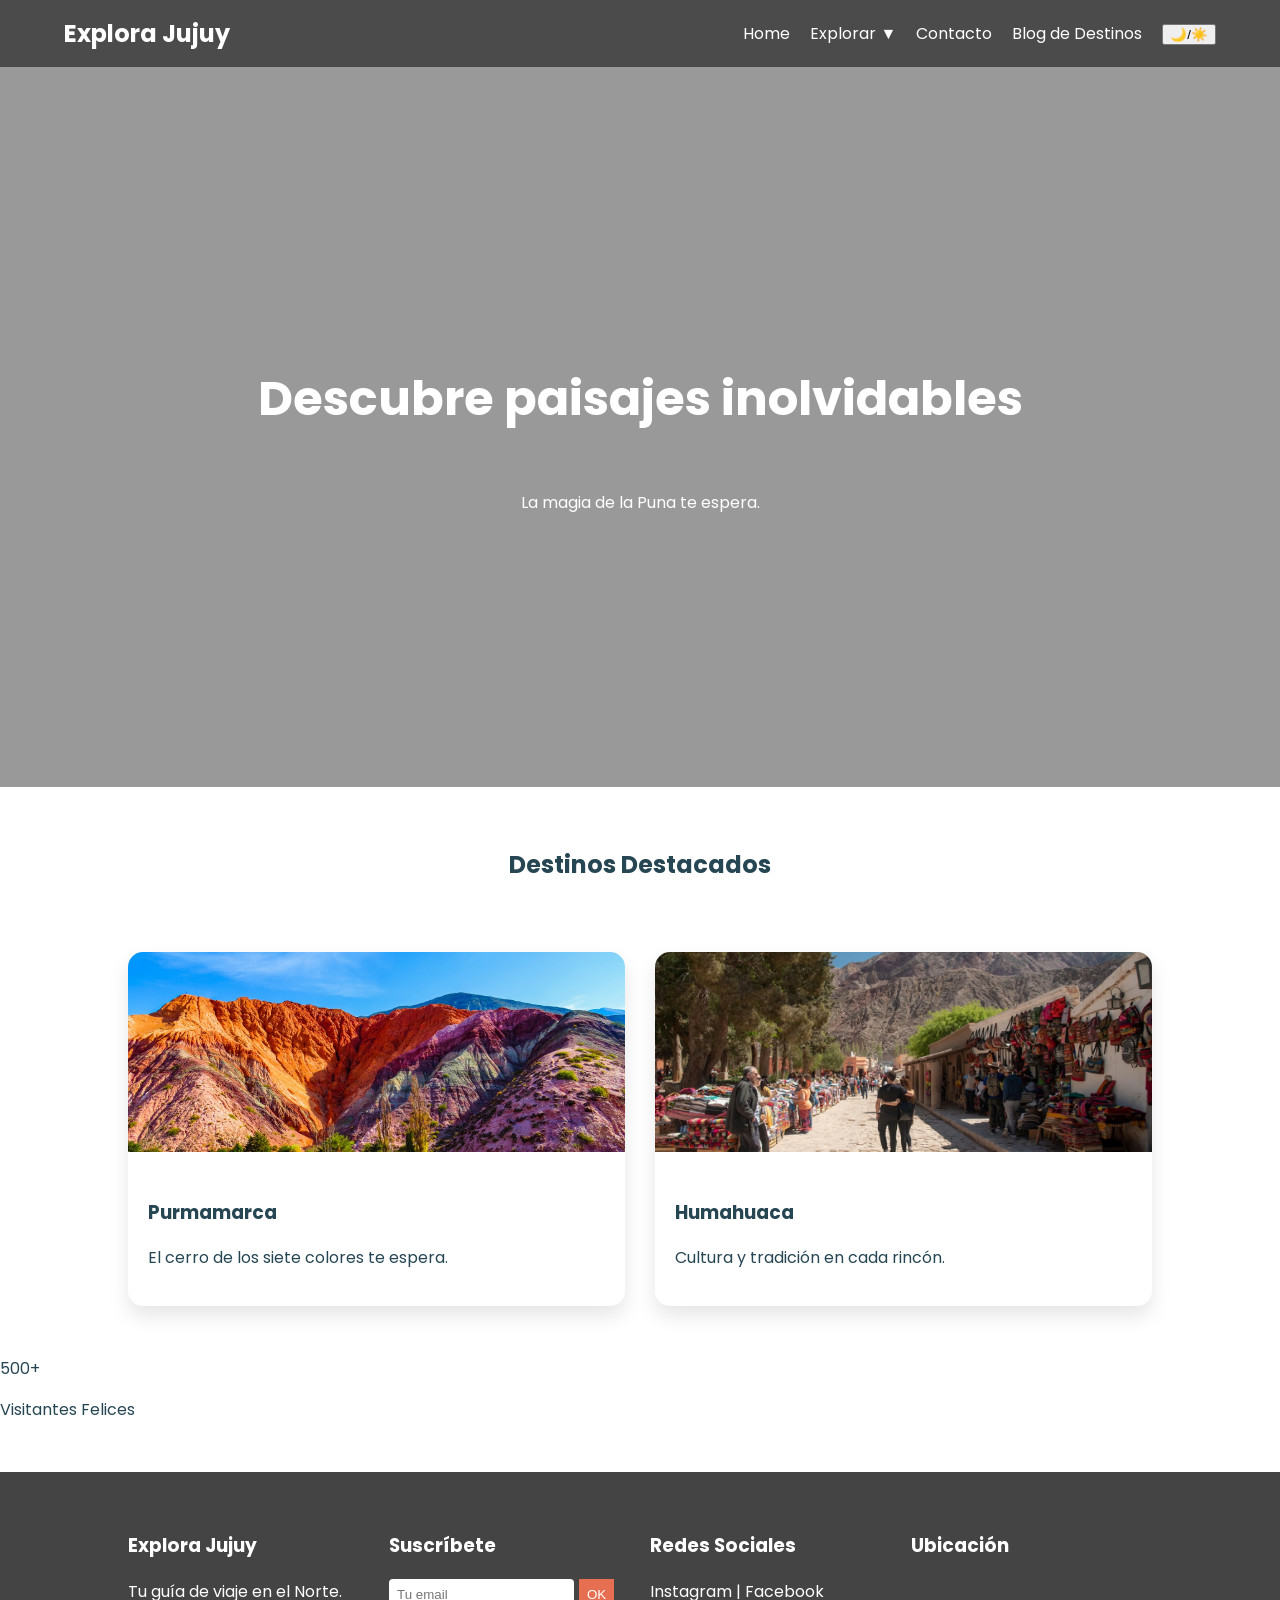
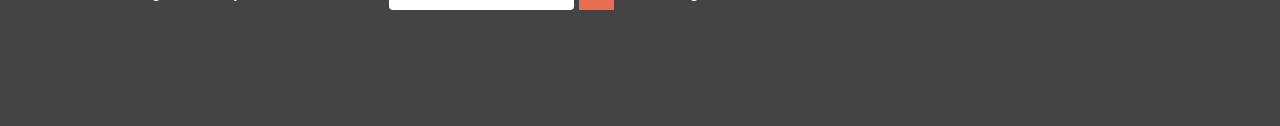
<file: index.html>
<!DOCTYPE html>
<html lang="es">

<head>
    <meta charset="UTF-8">
    <meta name="viewport" content="width=device-width, initial-scale=1.0">
    <title>Turismo Jujuy - Home</title>
    <link rel="stylesheet" href="css\styles.css">
</head>

<body>

    <header>
        <div class="logo"><h1>Explora Jujuy</h1></div>
        <nav>
            <ul>
                <li><a href="index.html">Home</a></li>
                <li>
                    <a href="#">Explorar ▼</a>
                    <div class="mega-menu">
                        <a href="destinos.html">Destinos</a>
                        <a href="agencias.html">Agencias</a>
                        <a href="precios.html">Precios</a>
                    </div>
                </li>
                <li><a href="contacto.html">Contacto</a></li>
                <li><a href="blog de destinos.html">Blog de Destinos</a></li>
                <li><button onclick="document.body.classList.toggle('dark-mode')">🌙/☀️</button></li>
            </ul>
        </nav>
    </header>

    <main>
        <section class="hero">
            <video autoplay muted loop id="hero-video" style="width: 100%; height: 80vh; object-fit: cover; position: absolute; z-index: -1;">
                <source src="img\Descubre los colores y paisajes mágicos del Norte argentino. ¡Este verano, déjate sorprender!.mp4" type="video/mp4">
            </video>
            <div class="hero-overlay" style="height: 80vh; display: flex; flex-direction: column; justify-content: center; align-items: center; background: rgba(0,0,0,0.4); color: white; text-align: center;">
                <h2 style="font-size: 3rem; animation: slideIn 1.5s ease-out;">Descubre paisajes inolvidables</h2>
                <p>La magia de la Puna te espera.</p>
            </div>
        </section>

        <section class="destinos-home">
            <h2 style="text-align:center; padding-top: 40px;">Destinos Destacados</h2>
            <div class="contenedor-cards">
                <div class="card">
                    <img src="img\cerro 7 colores.jpg" alt="Purmamarca">
                    <div class="card-info">
                        <h3>Purmamarca</h3>
                        <p>El cerro de los siete colores te espera.</p>
                    </div>
                </div>
                <div class="card">
                    <img src="img\quebrada-humahuaca.avif" alt="Humahuaca">
                    <div class="card-info">
                        <h3>Humahuaca</h3>
                        <p>Cultura y tradición en cada rincón.</p>
                    </div>
                </div>
            </div>

            <div class="contador-container">
                <div class="contador-item">
                    <span class="numero">500+</span>
                    <p>Visitantes Felices</p>
                </div>
            </div>
        </section>
    </main>


<footer style="background-color: var(--footer-bg); color: var(--footer-text); padding: 40px 10%; display: grid; grid-template-columns: repeat(auto-fit, minmax(200px, 1fr)); gap: 20px; margin-top: 50px; transition: var(--transition);">
    <div>
        <h3 style="color: var(--footer-text);">Explora Jujuy</h3>
        <p>Tu guía de viaje en el Norte.</p>
    </div>
    <div>
        <h3 style="color: var(--footer-text);">Suscríbete</h3>
        <form style="display: flex; gap: 5px;">
            <input type="email" placeholder="Tu email" style="padding: 8px; border-radius: 4px; border: none;">
            <button type="submit" style="background: var(--secondary); color: white; border: none; padding: 8px; cursor: pointer;">OK</button>
        </form>
    </div>
    <div>
        <h3 style="color: var(--footer-text);">Redes Sociales</h3>
        <p>Instagram | Facebook</p>
    </div>
    <div>
        <h3 style="color: var(--footer-text);">Ubicación</h3>
        <iframe src="https://www.google.com/maps/embed?pb=!1m18!1m12!1m3!1d116346.70321591741!2d-65.364753!3d-24.183350!2m3!1f0!2f0!3f0!3m2!1i1024!2i768!4f13.1!3m3!1m2!1s0x940d796796695679%3A0xc6651917b2b62283!2sSan%20Salvador%20de%20Jujuy%2C%20Jujuy!5e0!3m2!1ses-419!2sar!4v1713000000000!5m2!1ses-419!2sar" width="100%" height="100" style="border:0;" allowfullscreen="" loading="lazy"></iframe>
    </div>
</footer>

<script> //modo oscuro
    const btn = document.querySelector('button[onclick*="dark-mode"]');
    // Si prefieres hacerlo más limpio, borra el 'onclick' del HTML y usa esto:
    btn.onclick = () => {
        document.body.classList.toggle('dark-mode');
        // Opcional: Guardar preferencia
        const isDark = document.body.classList.contains('dark-mode');
        localStorage.setItem('theme', isDark ? 'dark' : 'light');
    };

    // Al cargar la página, revisar si ya era oscuro
    if (localStorage.getItem('theme') === 'dark') {
        document.body.classList.add('dark-mode');
    }
</script>

</body>
</html>
</file>
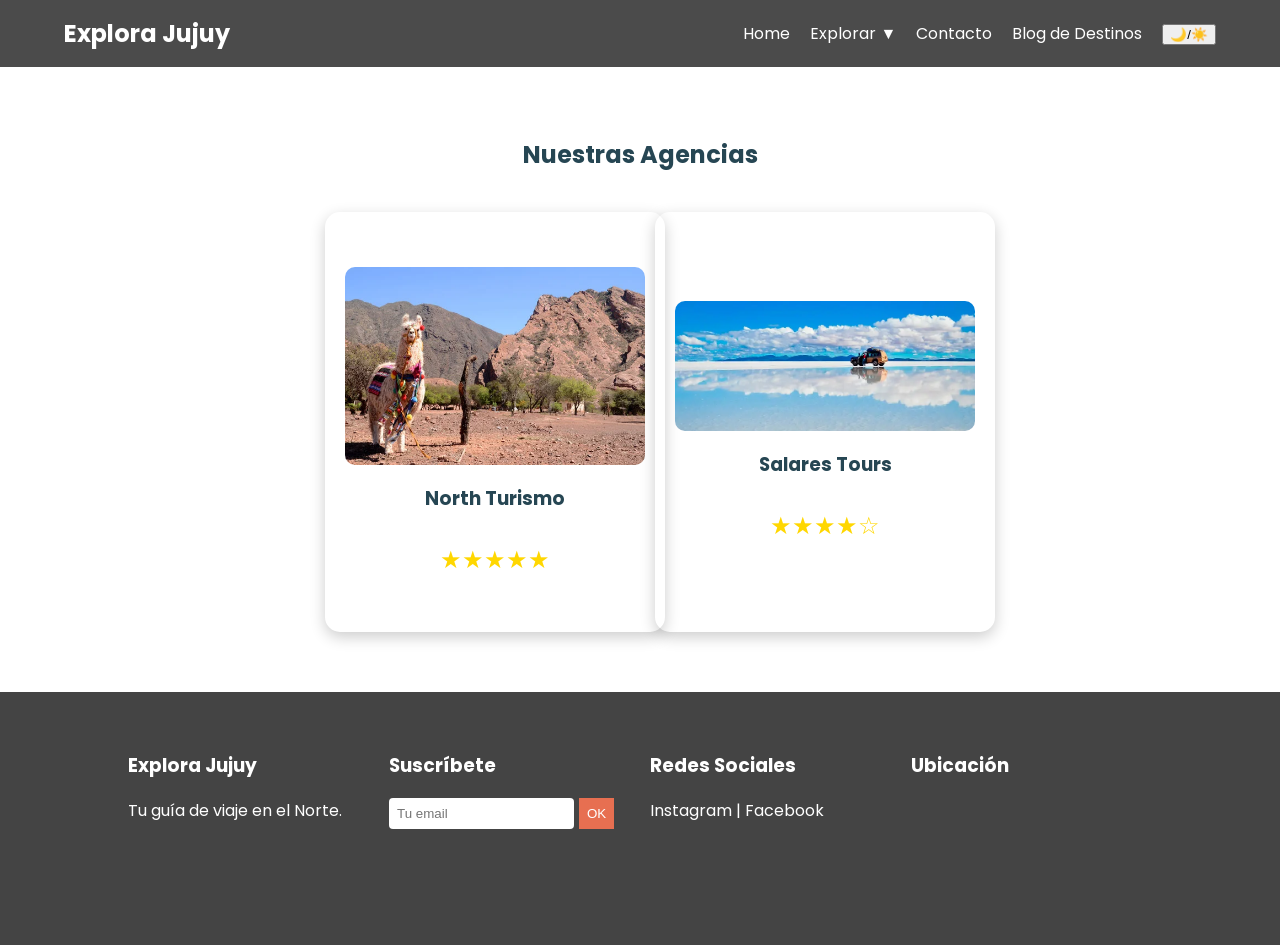
<file: agencias.html>
<!DOCTYPE html>
<html lang="es">

<head>
    <meta charset="UTF-8">
    <title>Agencias - Explora Jujuy</title>
    <link rel="stylesheet" href="css\styles.css">
</head>

<body>
    <header>
        <div class="logo"><h1>Explora Jujuy</h1></div>
        <nav>
            <ul>
                <li><a href="index.html">Home</a></li>
                <li>
                    <a href="#">Explorar ▼</a>
                    <div class="mega-menu">
                        <a href="destinos.html">Destinos</a>
                        <a href="agencias.html">Agencias</a>
                        <a href="precios.html">Precios</a>
                    </div>
                </li>
                <li><a href="contacto.html">Contacto</a></li>
                <li><a href="blog de destinos.html">Blog de Destinos</a></li>
                <li><button onclick="document.body.classList.toggle('dark-mode')">🌙/☀️</button></li>
            </ul>
        </nav>
    </header>

    <main style="padding: 50px 10%;">
        <h2 style="text-align: center; margin-bottom: 40px;">Nuestras Agencias</h2>
        <div class="contenedor-agencias" style="display: flex; gap: 30px; flex-wrap: wrap; justify-content: center;">
            
            <div class="flip-card">
                <div class="flip-card-inner">
                    <div class="flip-card-front">
                        <img src="img\North Turismo.webp" alt="Agencia: Nort Turismo">
                        <h3>North Turismo</h3>
                        <div class="rating">★★★★★</div>
                    </div>
                    <div class="flip-card-back">
                        <h3>Informacion de Contacto</h3>
                        <p>Especialistas en 4x4 y alta montaña.</p>
                        <p>Recorrido por senderos de alta montaña.</p>
                        <p>Años ofreciendo nuestros servicios para una experiencia inolvidable</p>
                        <p>📍  San Martin 234 - San Salvador de Jujuy</p>
                    </div>
                </div>
            </div>

            <div class="flip-card">
                <div class="flip-card-inner">
                    <div class="flip-card-front">
                        <img src="img\salares turismo.webp" alt="Agencia">
                        <h3>Salares Tours</h3>
                        <div class="rating">★★★★☆</div>
                    </div>
                    <div class="flip-card-back">
                        <h3>Informacion de Contacto</h3>
                        <p>Tours gastronómicos, culturales e Historicos.</p>
                        <p>Salinas, quebrada, cerros</p>
                        <p>Especialistas en turismo con una agradable experiencia</p>
                        <p>📍 Lavalle 352 - Purmamarca</p>
                    </div>
                </div>
            </div>
        </div>
    </main>


<footer style="background-color: var(--footer-bg); color: var(--footer-text); padding: 40px 10%; display: grid; grid-template-columns: repeat(auto-fit, minmax(200px, 1fr)); gap: 20px; margin-top: 50px; transition: var(--transition);">
    <div>
        <h3 style="color: var(--footer-text);">Explora Jujuy</h3>
        <p>Tu guía de viaje en el Norte.</p>
    </div>
    <div>
        <h3 style="color: var(--footer-text);">Suscríbete</h3>
        <form style="display: flex; gap: 5px;">
            <input type="email" placeholder="Tu email" style="padding: 8px; border-radius: 4px; border: none;">
            <button type="submit" style="background: var(--secondary); color: white; border: none; padding: 8px; cursor: pointer;">OK</button>
        </form>
    </div>
    <div>
        <h3 style="color: var(--footer-text);">Redes Sociales</h3>
        <p>Instagram | Facebook</p>
    </div>
    <div>
        <h3 style="color: var(--footer-text);">Ubicación</h3>
        <iframe src="https://www.google.com/maps/embed?pb=!1m18!1m12!1m3!1d116346.70321591741!2d-65.364753!3d-24.183350!2m3!1f0!2f0!3f0!3m2!1i1024!2i768!4f13.1!3m3!1m2!1s0x940d796796695679%3A0xc6651917b2b62283!2sSan%20Salvador%20de%20Jujuy%2C%20Jujuy!5e0!3m2!1ses-419!2sar!4v1713000000000!5m2!1ses-419!2sar" width="100%" height="100" style="border:0;" allowfullscreen="" loading="lazy"></iframe>
    </div>
</footer>

    </body>
</html>
</file>
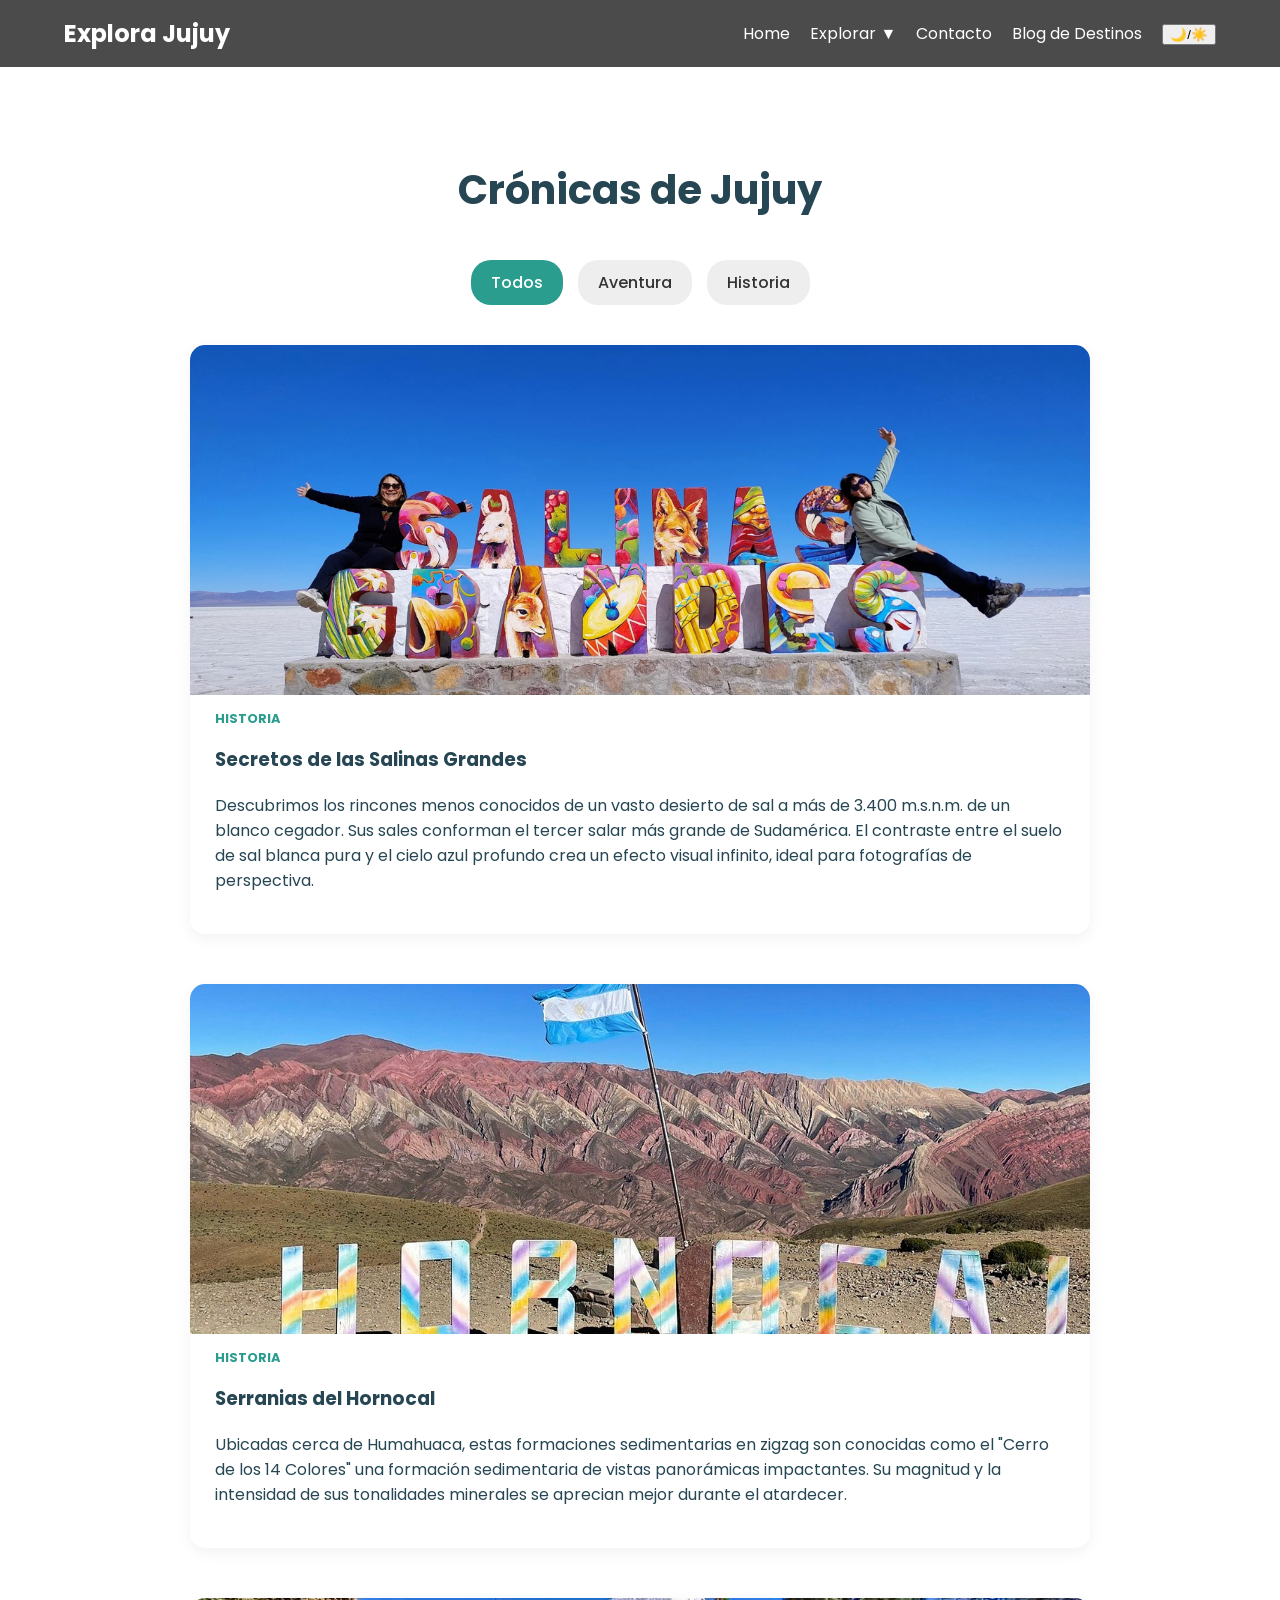
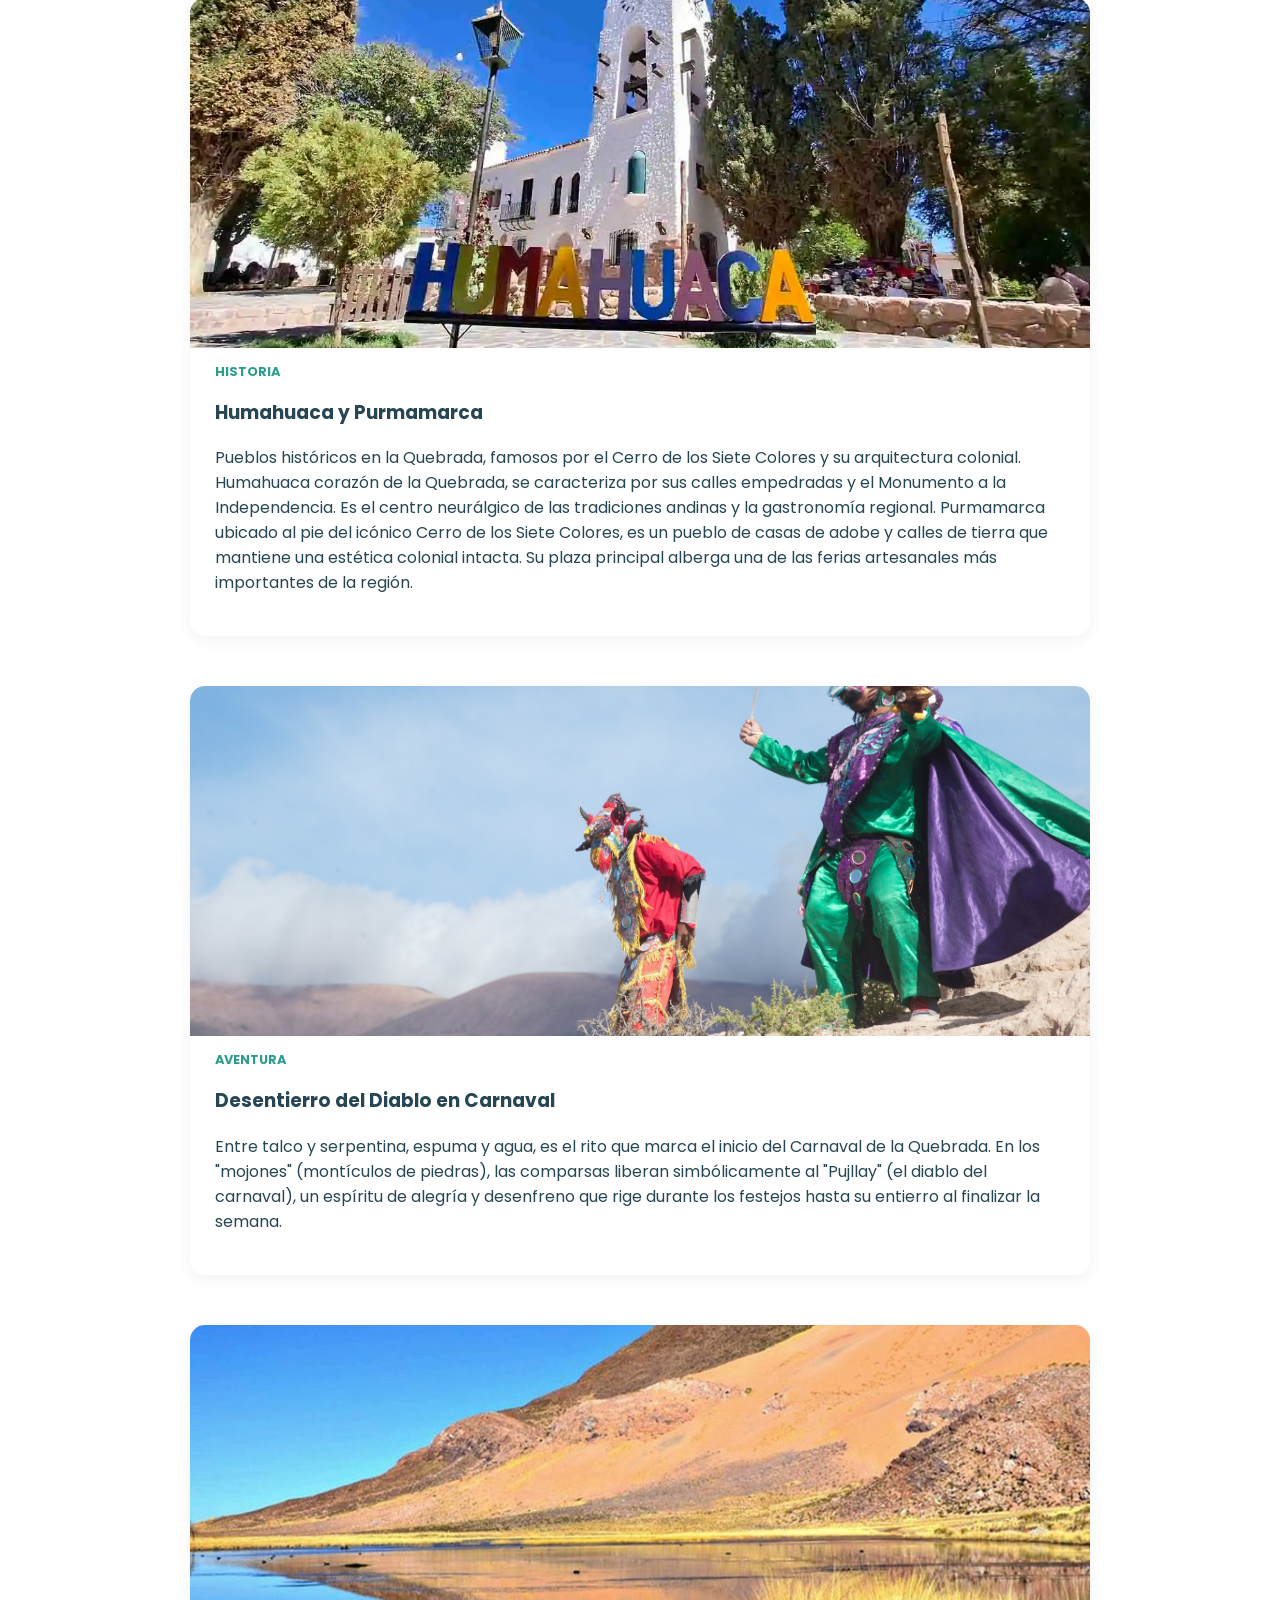
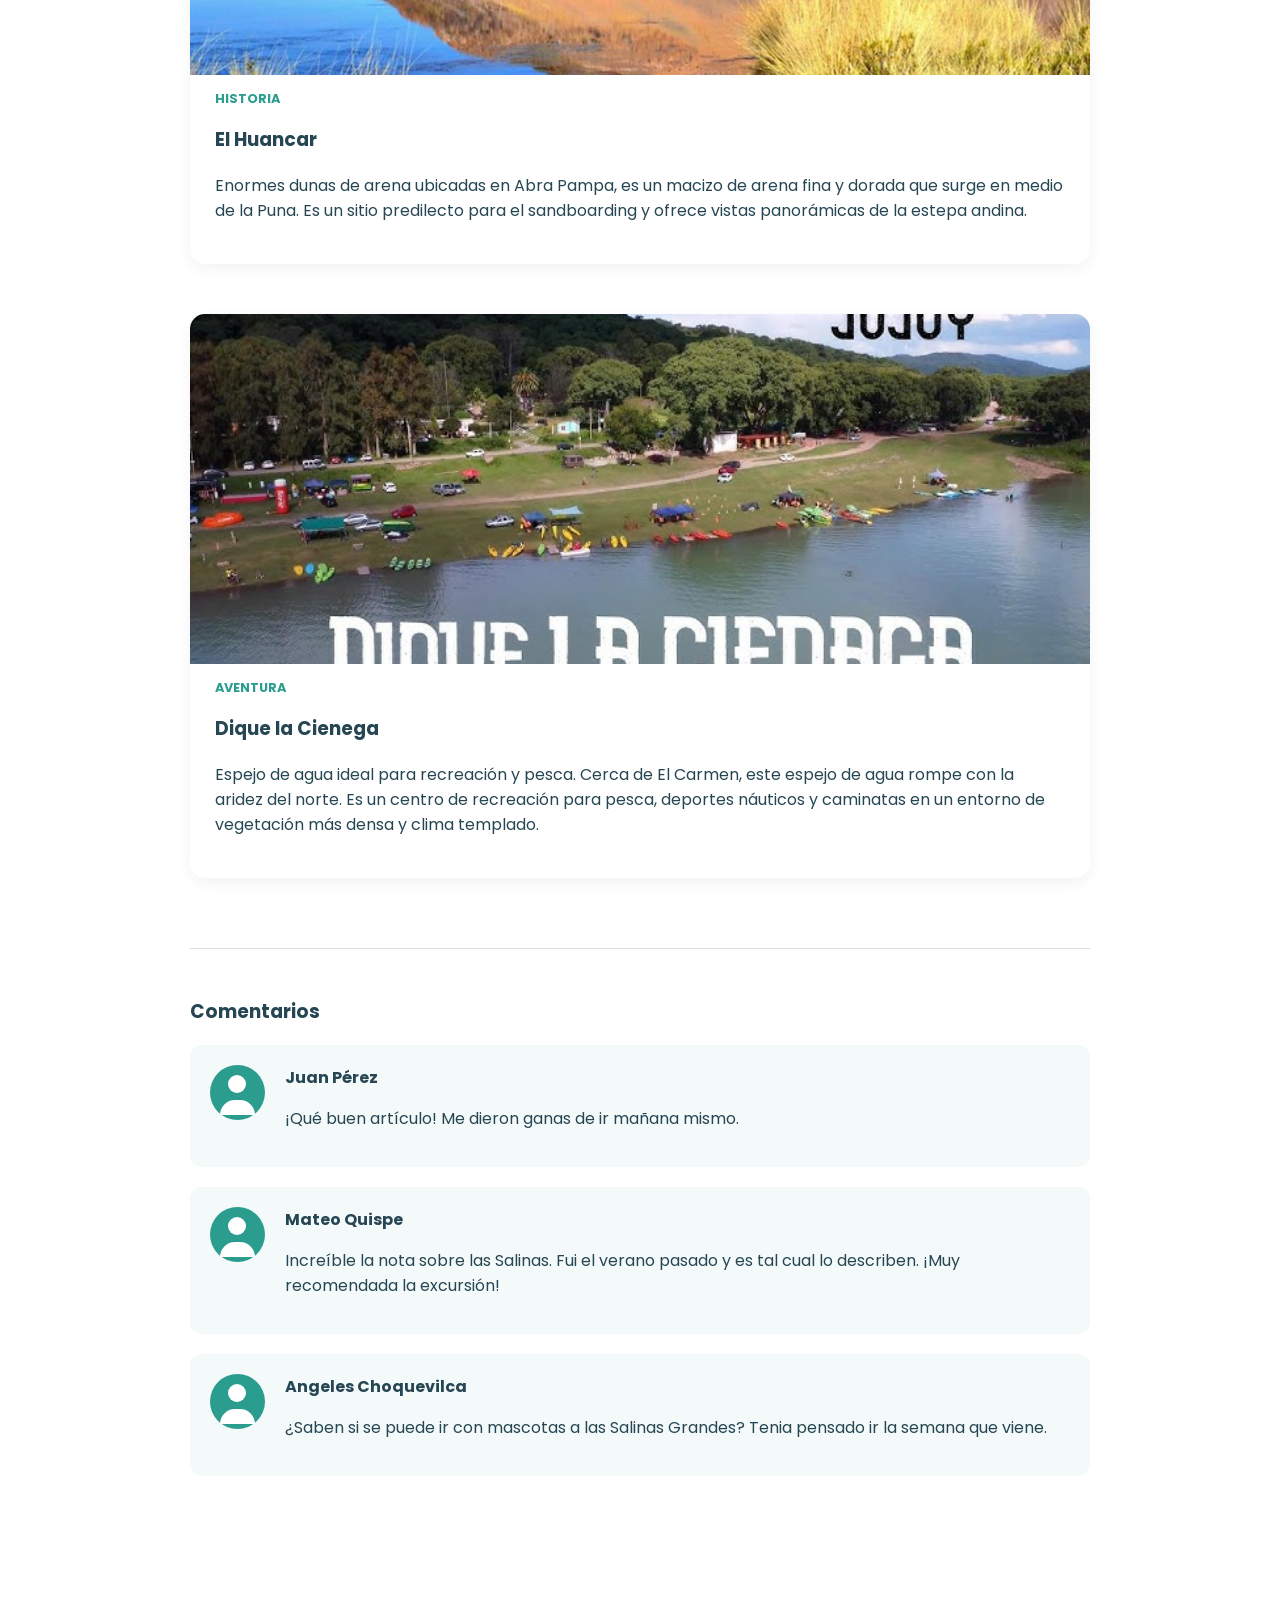
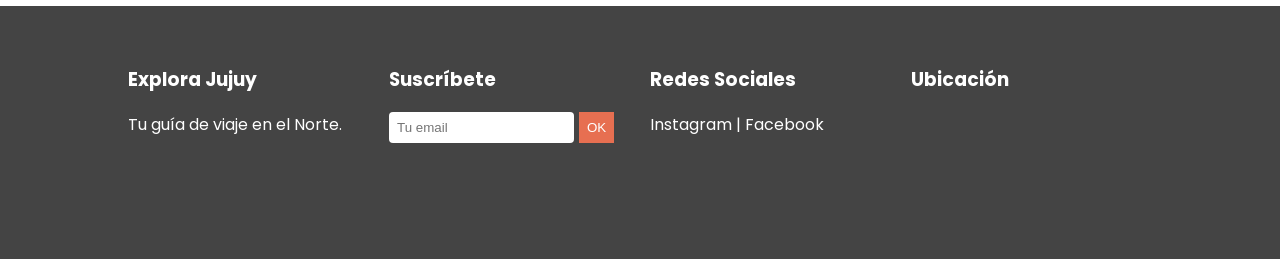
<file: blog de destinos.html>
<!DOCTYPE html>
<html lang="es">

<head>
    <meta charset="UTF-8">
    <title>Blog de Destinos - Explora Jujuy</title>
    <link rel="stylesheet" href="css\styles.css">
</head>

<body>

    <header>
        <div class="logo"><h1>Explora Jujuy</h1></div>
        <nav>
            <ul>
                <li><a href="index.html">Home</a></li>
                <li>
                    <a href="#">Explorar ▼</a>
                    <div class="mega-menu">
                        <a href="destinos.html">Destinos</a>
                        <a href="agencias.html">Agencias</a>
                        <a href="precios.html">Precios</a>
                    </div>
                </li>
                <li><a href="contacto.html">Contacto</a></li>
                <li><a href="blog de destinos.html">Blog de Destinos</a></li>
                <li><button onclick="document.body.classList.toggle('dark-mode')">🌙/☀️</button></li>
            </ul>
        </nav>
    </header>

    <main class="blog-container">
<h2 class="blog-title">Crónicas de Jujuy</h2>

    <div class="blog-wrapper">
        <input type="radio" name="blog-filter" id="tag-todos" checked>
        <input type="radio" name="blog-filter" id="tag-aventura">
        <input type="radio" name="blog-filter" id="tag-historia">

        <div class="blog-filters">
            <label for="tag-todos">Todos</label>
            <label for="tag-aventura">Aventura</label>
            <label for="tag-historia">Historia</label>
        </div>

        <section class="newspaper-grid">
            <article class="post historia">
                <div class="post-img"><img src="img\salinas grandes blog de destinos.webp"></div>
                <span class="category">Historia</span>
                <h3>Secretos de las Salinas Grandes</h3>
                <p>Descubrimos los rincones menos conocidos de un vasto desierto de sal a más de 3.400 m.s.n.m. de un blanco cegador. Sus sales conforman el tercer salar más grande de Sudamérica. El contraste entre el suelo de sal blanca pura y el cielo azul profundo crea un efecto visual infinito, ideal para fotografías de perspectiva.</p>
            </article>

            <article class="post historia">
                <div class="post-img"><img src="img\serranias del hornocal blog de destinos.jpg"></div>
                <span class="category">Historia</span>
                <h3>Serranias del Hornocal</h3>
                <p>Ubicadas cerca de Humahuaca, estas formaciones sedimentarias en zigzag son conocidas como el "Cerro de los 14 Colores" una formación sedimentaria de vistas panorámicas impactantes. Su magnitud y la intensidad de sus tonalidades minerales se aprecian mejor durante el atardecer.</p>
            </article>

            <article class="post historia">
                <div class="post-img"><img src="img\huamhuaca blog de destinos.jpg"></div>
                <span class="category">Historia</span>
                <h3>Humahuaca y Purmamarca</h3>
                <p>Pueblos históricos en la Quebrada, famosos por el Cerro de los Siete Colores y su arquitectura colonial. Humahuaca corazón de la Quebrada, se caracteriza por sus calles empedradas y el Monumento a la Independencia. Es el centro neurálgico de las tradiciones andinas y la gastronomía regional. Purmamarca ubicado al pie del icónico Cerro de los Siete Colores, es un pueblo de casas de adobe y calles de tierra que mantiene una estética colonial intacta. Su plaza principal alberga una de las ferias artesanales más importantes de la región.</p>
            </article>

            <article class="post aventura">
                <div class="post-img"><img src="img\desentierro carnaval blog de destinos.jpg"></div>
                <span class="category">Aventura</span>
                <h3>Desentierro del Diablo en Carnaval</h3>
                <p>Entre talco y serpentina, espuma y agua, es el rito que marca el inicio del Carnaval de la Quebrada. En los "mojones" (montículos de piedras), las comparsas liberan simbólicamente al "Pujllay" (el diablo del carnaval), un espíritu de alegría y desenfreno que rige durante los festejos hasta su entierro al finalizar la semana.</p>
            </article>

            <article class="post historia">
                <div class="post-img"><img src="img\el huancar blog de destinos.jpg"></div>
                <span class="category">Historia</span>
                <h3>El Huancar</h3>
                <p>Enormes dunas de arena ubicadas en Abra Pampa, es un macizo de arena fina y dorada que surge en medio de la Puna. Es un sitio predilecto para el sandboarding y ofrece vistas panorámicas de la estepa andina.</p>
            </article>

            <article class="post aventura">
                <div class="post-img"><img src="img\Dique del carmen blog de destinos.jpg"></div>
                <span class="category">Aventura</span>
                <h3>Dique la Cienega</h3>
                <p>Espejo de agua ideal para recreación y pesca. Cerca de El Carmen, este espejo de agua rompe con la aridez del norte. Es un centro de recreación para pesca, deportes náuticos y caminatas en un entorno de vegetación más densa y clima templado.</p>
            </article>
        </section>
    </div>
        </section>

        <section class="comments-section">
            <h3>Comentarios</h3>
            <div class="comment">
                <div class="avatar-css"></div> <div class="comment-body">
                    <strong>Juan Pérez</strong>
                    <p>¡Qué buen artículo! Me dieron ganas de ir mañana mismo.</p>
                </div>
            </div>
            <div class="comment">
                <div class="avatar-css"></div> <div class="comment-body">
                    <strong>Mateo Quispe</strong>
                    <p>Increíble la nota sobre las Salinas. Fui el verano pasado y es tal cual lo describen. ¡Muy recomendada la excursión!</p>
                </div>
            </div>
            <div class="comment">
                <div class="avatar-css"></div> <div class="comment-body">
                    <strong>Angeles Choquevilca</strong>
                    <p>¿Saben si se puede ir con mascotas a las Salinas Grandes? Tenia pensado ir la semana que viene.</p>
                </div>
            </div>
        </section>
    </main>

<footer style="background-color: var(--footer-bg); color: var(--footer-text); padding: 40px 10%; display: grid; grid-template-columns: repeat(auto-fit, minmax(200px, 1fr)); gap: 20px; margin-top: 50px; transition: var(--transition);">
    <div>
        <h3 style="color: var(--footer-text);">Explora Jujuy</h3>
        <p>Tu guía de viaje en el Norte.</p>
    </div>
    <div>
        <h3 style="color: var(--footer-text);">Suscríbete</h3>
        <form style="display: flex; gap: 5px;">
            <input type="email" placeholder="Tu email" style="padding: 8px; border-radius: 4px; border: none;">
            <button type="submit" style="background: var(--secondary); color: white; border: none; padding: 8px; cursor: pointer;">OK</button>
        </form>
    </div>
    <div>
        <h3 style="color: var(--footer-text);">Redes Sociales</h3>
        <p>Instagram | Facebook</p>
    </div>
    <div>
        <h3 style="color: var(--footer-text);">Ubicación</h3>
        <iframe src="https://www.google.com/maps/embed?pb=!1m18!1m12!1m3!1d116346.70321591741!2d-65.364753!3d-24.183350!2m3!1f0!2f0!3f0!3m2!1i1024!2i768!4f13.1!3m3!1m2!1s0x940d796796695679%3A0xc6651917b2b62283!2sSan%20Salvador%20de%20Jujuy%2C%20Jujuy!5e0!3m2!1ses-419!2sar!4v1713000000000!5m2!1ses-419!2sar" width="100%" height="100" style="border:0;" allowfullscreen="" loading="lazy"></iframe>
    </div>
</footer>

<script>
    // Seleccionamos todos los posts que tienen la clase de reveal
    const posts = document.querySelectorAll('.post');

    // Configuración del observador: "Actívate cuando el 20% del elemento sea visible"
    const observer = new IntersectionObserver((entries) => {
        entries.forEach(entry => {
            if (entry.isIntersecting) {
                // Si el elemento entra en pantalla, le agregamos la clase de CSS que lo anima
                entry.target.classList.add('is-visible');
            } else {
                // Opcional: Si quieres que se vuelva a ocultar al subir, descomenta la línea de abajo
                // entry.target.classList.remove('is-visible');
            }
        });
    }, {
        threshold: 0.2 // Porcentaje de visibilidad para activar la animación
    });

    // Le decimos al observador que vigile cada post
    posts.forEach(post => {
        observer.observe(post);
    });
</script>

    </body>
</html>
</file>
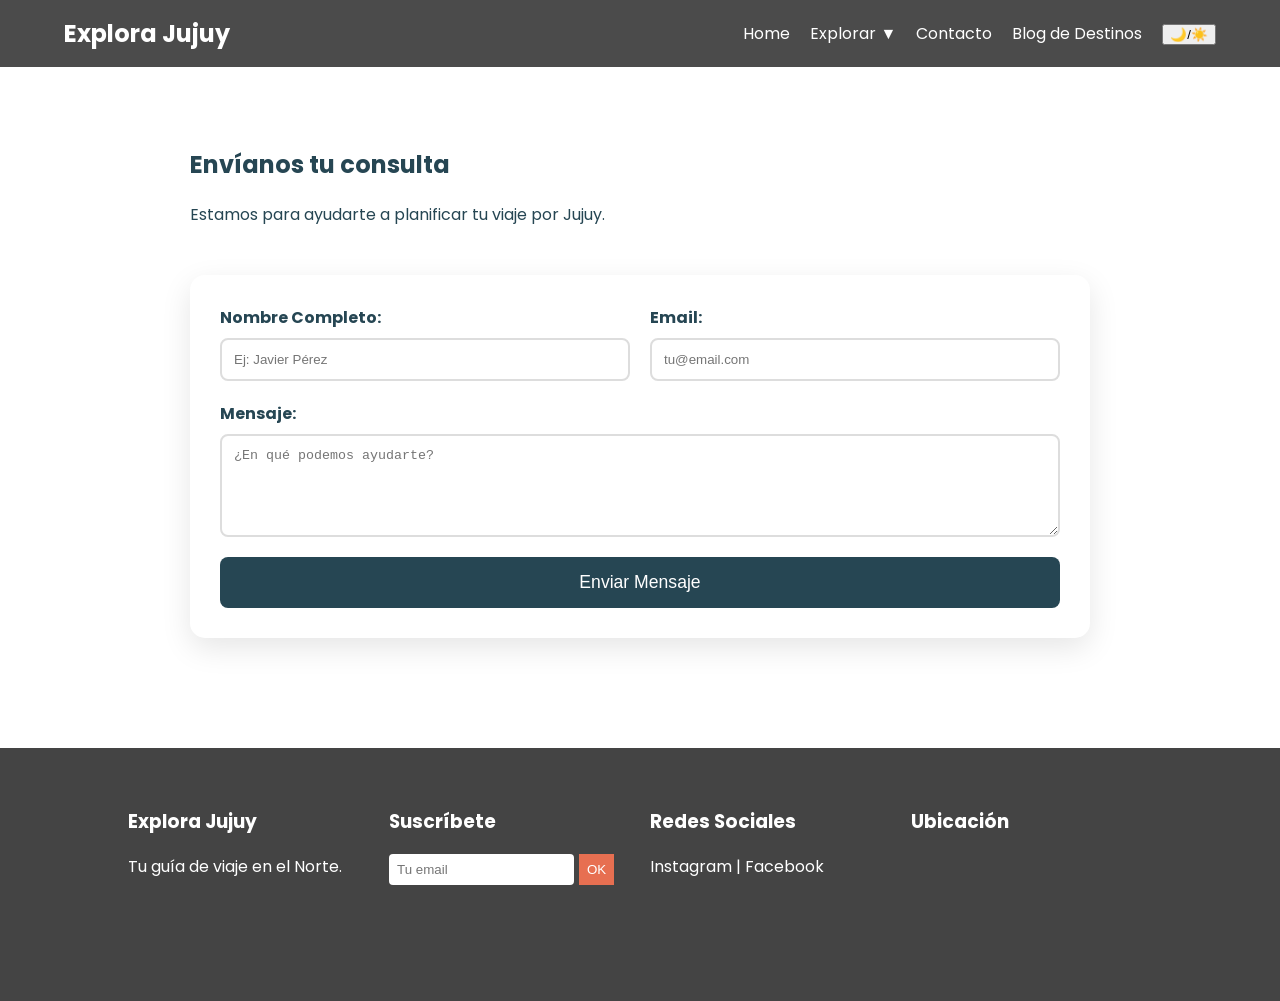
<file: contacto.html>
<!DOCTYPE html>
<html lang="es">

<head>
    <meta charset="UTF-8">
    <title>Contacto - Explora Jujuy</title>
    <link rel="stylesheet" href="css\styles.css">
</head>

<body>

    <header>
        <div class="logo"><h1>Explora Jujuy</h1></div>
        <nav>
            <ul>
                <li><a href="index.html">Home</a></li>
                <li>
                    <a href="#">Explorar ▼</a>
                    <div class="mega-menu">
                        <a href="destinos.html">Destinos</a>
                        <a href="agencias.html">Agencias</a>
                        <a href="precios.html">Precios</a>
                    </div>
                </li>
                <li><a href="contacto.html">Contacto</a></li>
                <li><a href="blog de destinos.html">Blog de Destinos</a></li>
                <li><button onclick="document.body.classList.toggle('dark-mode')">🌙/☀️</button></li>
            </ul>
        </nav>
    </header>


    <main class="contacto-container">
    <section class="contacto-header">
        <h2>Envíanos tu consulta</h2>
        <p>Estamos para ayudarte a planificar tu viaje por Jujuy.</p>
    </section>
    
    <form id="form-contacto" class="contacto-form">
        <div class="form-group">
            <label for="nombre">Nombre Completo:</label>
            <input type="text" id="nombre" name="nombre" required minlength="3" placeholder="Ej: Javier Pérez">
        </div>
        
        <div class="form-group">
            <label for="email">Email:</label>
            <input type="email" id="email" name="email" required placeholder="tu@email.com">
        </div>
        
        <div class="form-group full-width">
            <label for="mensaje">Mensaje:</label>
            <textarea id="mensaje" name="mensaje" required minlength="10" rows="5" placeholder="¿En qué podemos ayudarte?"></textarea>
        </div>
        
        <button type="submit" id="btn-enviar" class="btn-submit">
            <span class="btn-text">Enviar Mensaje</span>
            <div class="spinner" id="spinner"></div>
        </button>
    </form>


    <div id="modal" class="modal-overlay">
        <div class="modal-box">
            <div class="modal-icon">✔</div>
            <h3 class="modal-title">¡Mensaje Enviado!</h3>
            <p class="modal-text">Gracias por contactarnos. Te responderemos en menos de 24 horas.</p>
            <button class="btn-modal" onclick="cerrarModal()">Entendido</button>
        </div>
    </div>
    </main>

<footer style="background-color: var(--footer-bg); color: var(--footer-text); padding: 40px 10%; display: grid; grid-template-columns: repeat(auto-fit, minmax(200px, 1fr)); gap: 20px; margin-top: 50px; transition: var(--transition);">
    <div>
        <h3 style="color: var(--footer-text);">Explora Jujuy</h3>
        <p>Tu guía de viaje en el Norte.</p>
    </div>
    <div>
        <h3 style="color: var(--footer-text);">Suscríbete</h3>
        <form style="display: flex; gap: 5px;">
            <input type="email" placeholder="Tu email" style="padding: 8px; border-radius: 4px; border: none;">
            <button type="submit" style="background: var(--secondary); color: white; border: none; padding: 8px; cursor: pointer;">OK</button>
        </form>
    </div>
    <div>
        <h3 style="color: var(--footer-text);">Redes Sociales</h3>
        <p>Instagram | Facebook</p>
    </div>
    <div>
        <h3 style="color: var(--footer-text);">Ubicación</h3>
        <iframe src="https://www.google.com/maps/embed?pb=!1m18!1m12!1m3!1d116346.70321591741!2d-65.364753!3d-24.183350!2m3!1f0!2f0!3f0!3m2!1i1024!2i768!4f13.1!3m3!1m2!1s0x940d796796695679%3A0xc6651917b2b62283!2sSan%20Salvador%20de%20Jujuy%2C%20Jujuy!5e0!3m2!1ses-419!2sar!4v1713000000000!5m2!1ses-419!2sar" width="100%" height="100" style="border:0;" allowfullscreen="" loading="lazy"></iframe>
    </div>
</footer>

<script>
        const form = document.getElementById('form-contacto');
        const btnText = document.querySelector('.btn-text');
        const spinner = document.getElementById('spinner');
        const modal = document.getElementById('modal');

        form.onsubmit = (e) => {
            e.preventDefault();
            
            // Activar spinner
            btnText.textContent = 'Enviando...';
            spinner.style.display = 'block';
            
            // Simular envío de 2 segundos
            setTimeout(() => {
                spinner.style.display = 'none';
                btnText.textContent = 'Enviar Mensaje';
                modal.style.display = 'flex';
                form.reset();
            }, 2000);
        };

        function cerrarModal() {
            modal.style.display = 'none';
        }
</script>
</body>
</html>
</file>
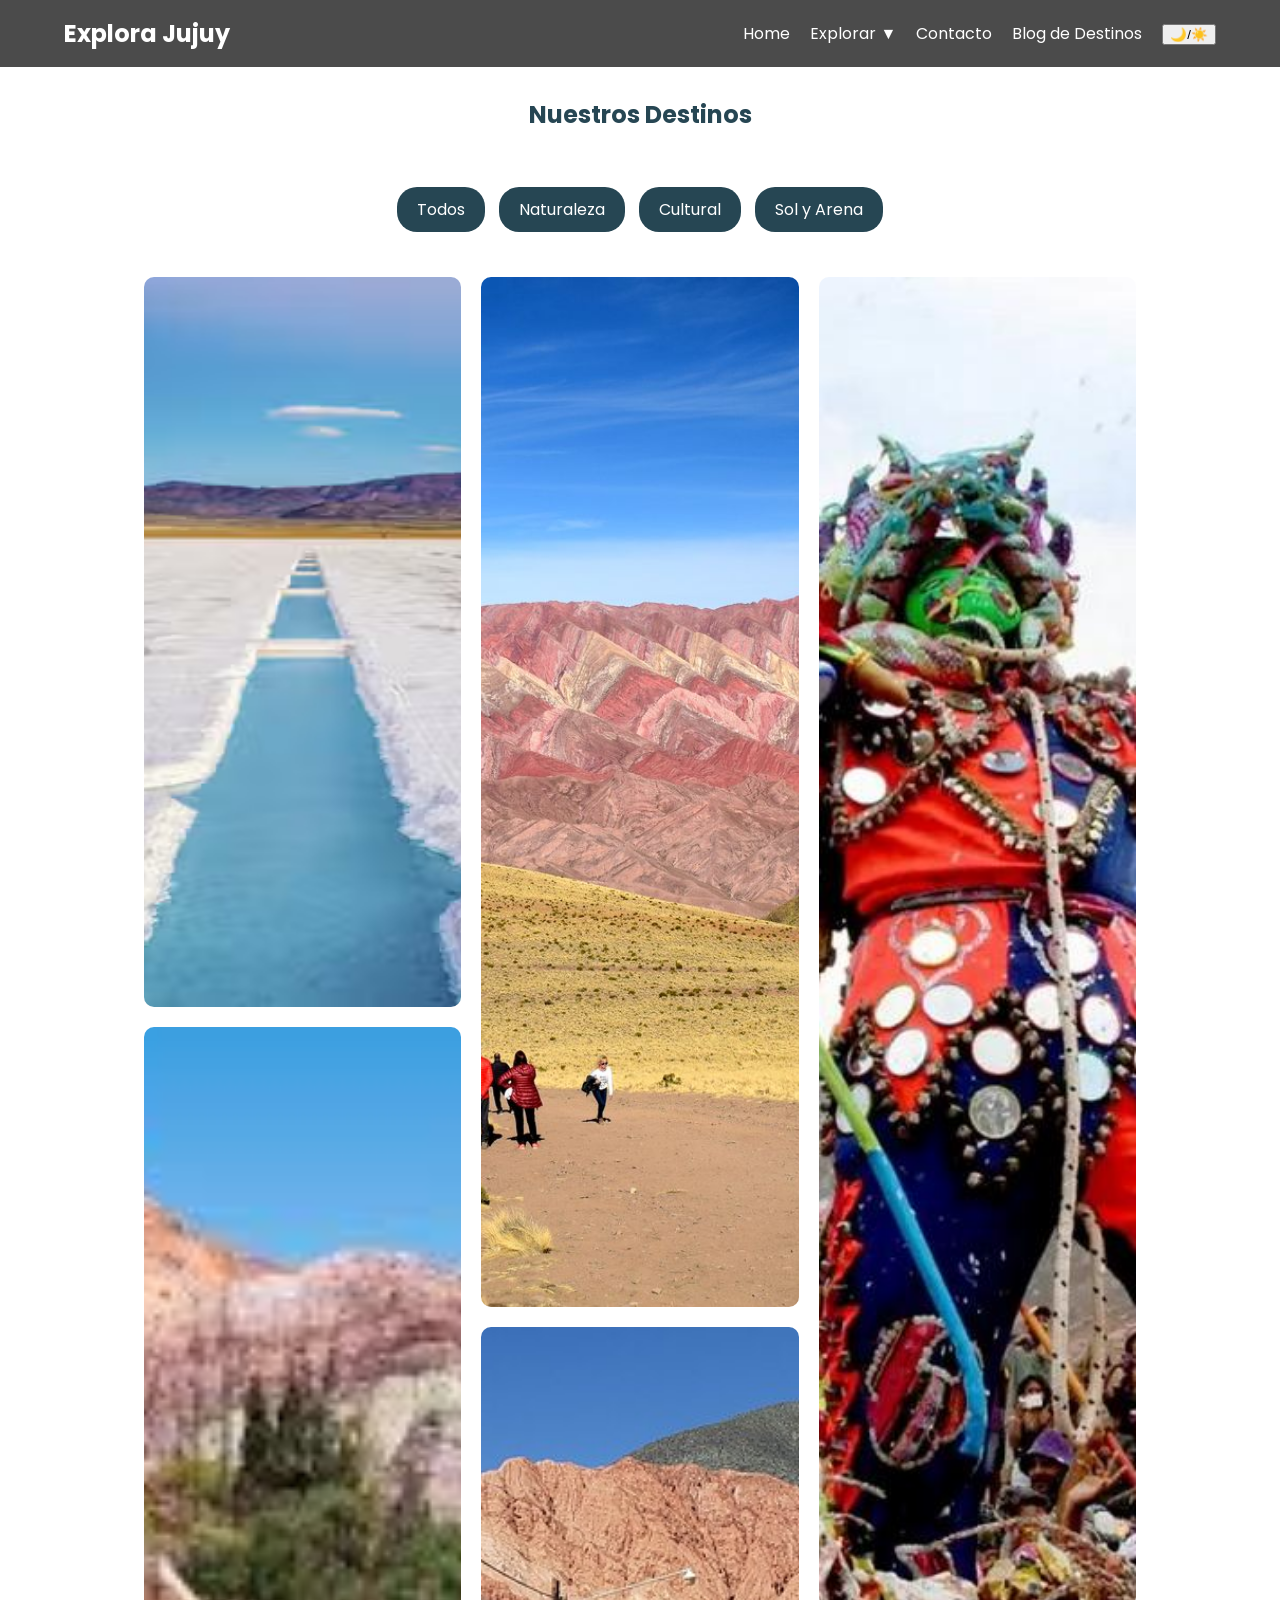
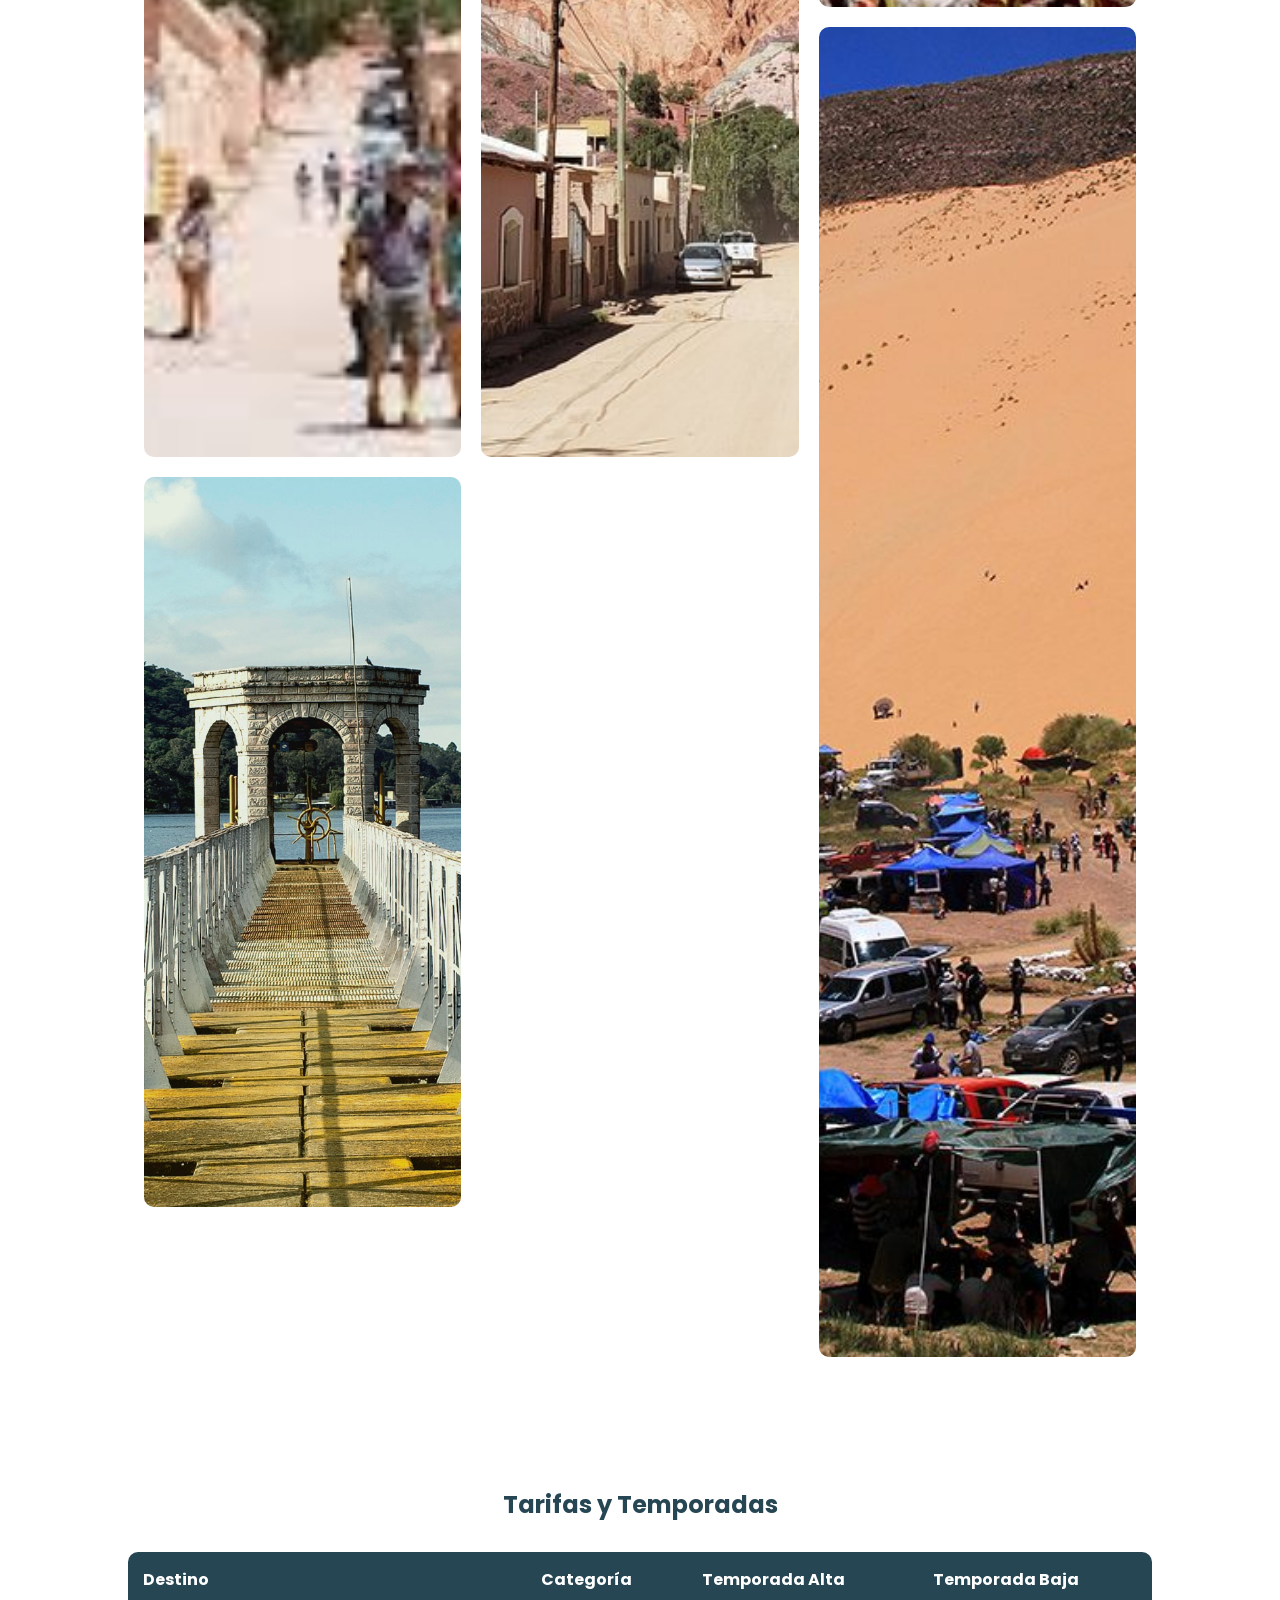
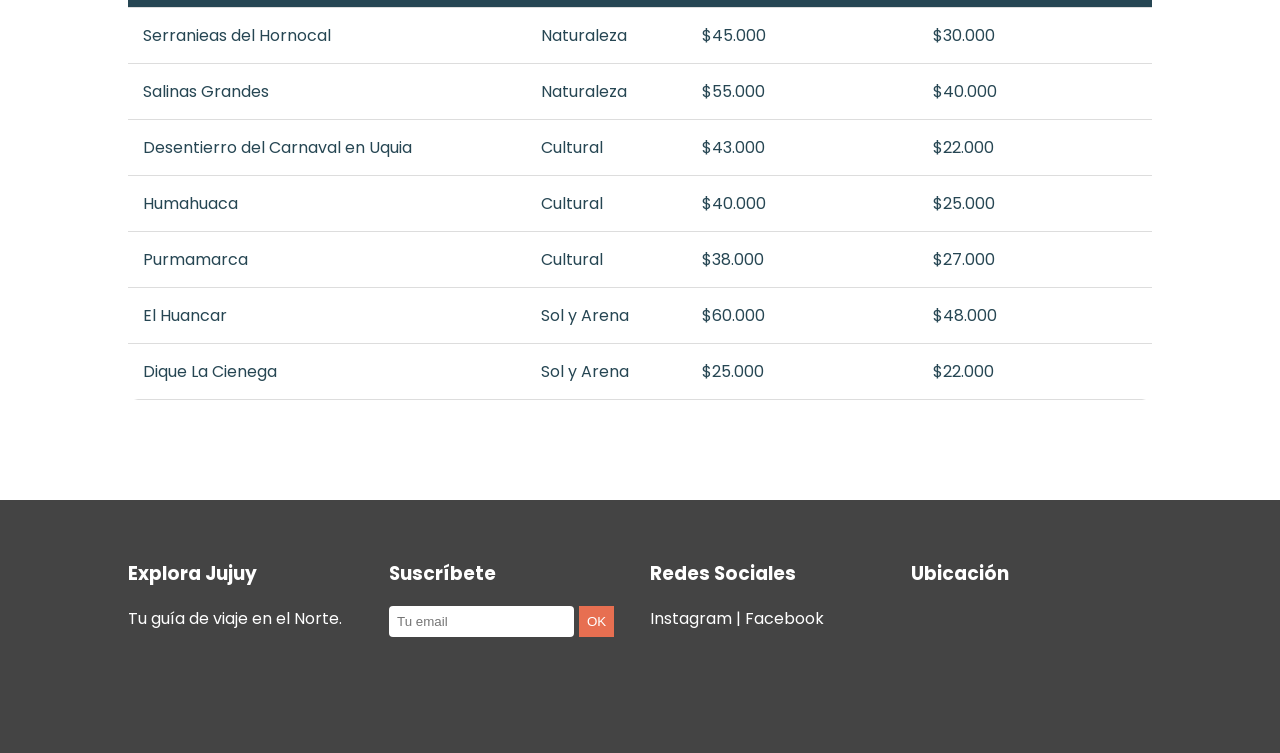
<file: destinos.html>
<!DOCTYPE html>
<html lang="es">

<head>
    <meta charset="UTF-8">
    <meta name="viewport" content="width=device-width, initial-scale=1.0">
    <title>Destinos - Explora Jujuy</title>
    <link rel="stylesheet" href="css\styles.css">
</head>

<body>
    <header>
        <div class="logo"><h1>Explora Jujuy</h1></div>
        <nav>
            <ul>
                <li><a href="index.html">Home</a></li>
                <li>
                    <a href="#">Explorar ▼</a>
                    <div class="mega-menu">
                        <a href="destinos.html">Destinos</a>
                        <a href="agencias.html">Agencias</a>
                        <a href="precios.html">Precios</a>
                    </div>
                </li>
                <li><a href="contacto.html">Contacto</a></li>
                <li><a href="blog de destinos.html">Blog de Destinos</a></li>
                <li><button onclick="document.body.classList.toggle('dark-mode')">🌙/☀️</button></li>
            </ul>
        </nav>
    </header>


    <main class="destinos-page">
        <h2 style="text-align: center; margin: 30px 0;">Nuestros Destinos</h2>

        <div class="filtros">
            <input type="radio" name="filtro" id="todos" checked>
            <label for="todos">Todos</label>

            <input type="radio" name="filtro" id="naturaleza">
            <label for="naturaleza">Naturaleza</label>

            <input type="radio" name="filtro" id="cultural">
            <label for="cultural">Cultural</label>

            <input type="radio" name="filtro" id="solyarena">
            <label for="solyarena">Sol y Arena</label>
            
            <div class="galeria-masonry">
                <div class="item naturaleza">
                    <img src="img\salinas grandes.avif" alt="Salinas-Grandes">
                    <div class="overlay"><span>Salinas Grandes</span></div>
                </div>
                <div class="item naturaleza">
                    <img src="img\serranias del hornocal.jpg" alt="Cerro">
                    <div class="overlay"><span>Serranías del Hornocal</span></div>
                </div>
                <div class="item cultural">
                    <img src="img\desentierro carnaval.jpg" alt="Carnaval">
                    <div class="overlay"><span>Desentierro del Diablo</span></div>
                </div>
                <div class="item cultural">
                    <img src="img\huamhuaca para destinos.jpg" alt="Humahuaca">
                    <div class="overlay"><span>Humahuaca</span></div>
                </div>
                <div class="item cultural">
                    <img src="img\purmamarca para destinos.jpg" alt="Purmamarca">
                    <div class="overlay"><span>Purmamarca</span></div>
                </div>
                <div class="item solyarena">
                    <img src="img\huancar para destinos.jpg" alt="El Huancar">
                    <div class="overlay"><span>El Huancar</span></div>
                </div>
                <div class="item solyarena">
                    <img src="img\Dique del carmen para destinos.jpg" alt="Dique La Cienega">
                    <div class="overlay"><span>Dique La Cienega</span></div>
                </div>
            </div>
        </div>
    </main>



    <section class="seccion-precios" style="padding: 50px 10%;">
    <h2 style="text-align: center; margin-bottom: 30px;">Tarifas y Temporadas</h2>
    <div class="contenedor-tabla">
        <table class="tabla-responsiva">
            <thead>
                <tr>
                    <th>Destino</th>
                    <th>Categoría</th>
                    <th>Temporada Alta</th>
                    <th>Temporada Baja</th>
                </tr>
            </thead>
            <tbody>
                <tr>
                    <td data-label="Destino">Serranieas del Hornocal</td>
                    <td data-label="Categoría">Naturaleza</td>
                    <td>$45.000</td>
                    <td>$30.000</td>
                </tr>
                <tr>
                    <td data-label="Destino">Salinas Grandes</td>
                    <td data-label="Categoría">Naturaleza</td>
                    <td>$55.000</td>
                    <td>$40.000</td>
                </tr>
                <tr>
                    <td data-label="Destino">Desentierro del Carnaval en Uquia</td>
                    <td data-label="Categoría">Cultural</td>
                    <td>$43.000</td>
                    <td>$22.000</td>
                </tr>
                <tr>
                    <td data-label="Destino">Humahuaca</td>
                    <td data-label="Categoría">Cultural</td>
                    <td>$40.000</td>
                    <td>$25.000</td>
                </tr>
                <tr>
                    <td data-label="Destino">Purmamarca</td>
                    <td data-label="Categoría">Cultural</td>
                    <td>$38.000</td>
                    <td>$27.000</td>
                </tr>
                <tr>
                    <td data-label="Destino">El Huancar</td>
                    <td data-label="Categoría">Sol y Arena</td>
                    <td>$60.000</td>
                    <td>$48.000</td>
                </tr>
                <tr>
                    <td data-label="Destino">Dique La Cienega</td>
                    <td data-label="Categoría">Sol y Arena</td>
                    <td>$25.000</td>
                    <td>$22.000</td>
                </tr>
            </tbody>
        </table>
    </div>
    </section>


<footer style="background-color: var(--footer-bg); color: var(--footer-text); padding: 40px 10%; display: grid; grid-template-columns: repeat(auto-fit, minmax(200px, 1fr)); gap: 20px; margin-top: 50px; transition: var(--transition);">
    <div>
        <h3 style="color: var(--footer-text);">Explora Jujuy</h3>
        <p>Tu guía de viaje en el Norte.</p>
    </div>
    <div>
        <h3 style="color: var(--footer-text);">Suscríbete</h3>
        <form style="display: flex; gap: 5px;">
            <input type="email" placeholder="Tu email" style="padding: 8px; border-radius: 4px; border: none;">
            <button type="submit" style="background: var(--secondary); color: white; border: none; padding: 8px; cursor: pointer;">OK</button>
        </form>
    </div>
    <div>
        <h3 style="color: var(--footer-text);">Redes Sociales</h3>
        <p>Instagram | Facebook</p>
    </div>
    <div>
        <h3 style="color: var(--footer-text);">Ubicación</h3>
        <iframe src="https://www.google.com/maps/embed?pb=!1m18!1m12!1m3!1d116346.70321591741!2d-65.364753!3d-24.183350!2m3!1f0!2f0!3f0!3m2!1i1024!2i768!4f13.1!3m3!1m2!1s0x940d796796695679%3A0xc6651917b2b62283!2sSan%20Salvador%20de%20Jujuy%2C%20Jujuy!5e0!3m2!1ses-419!2sar!4v1713000000000!5m2!1ses-419!2sar" width="100%" height="100" style="border:0;" allowfullscreen="" loading="lazy"></iframe>
    </div>
</footer>

</body>
</html>
</file>
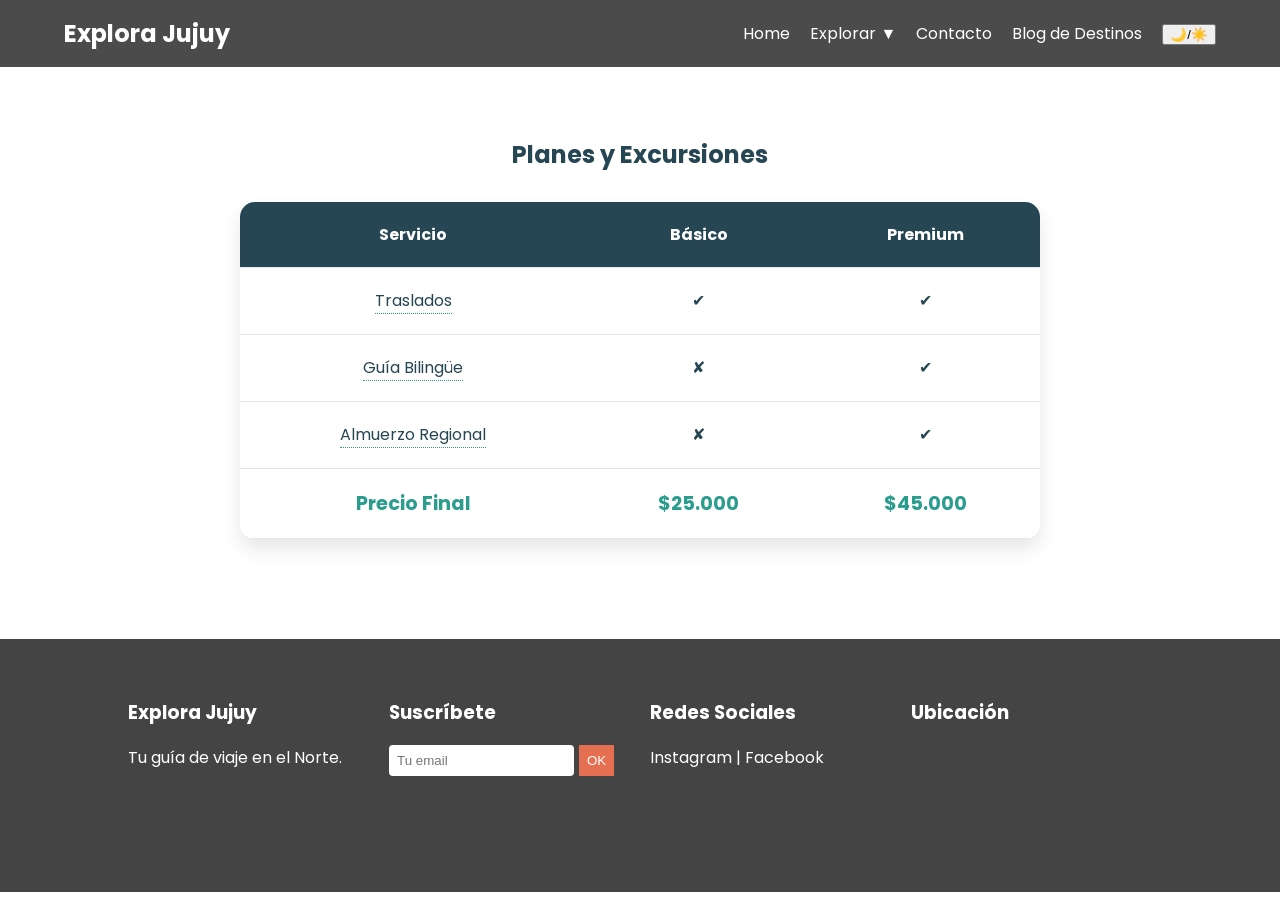
<file: precios.html>
<!DOCTYPE html>
<html lang="es">

<head>
    <meta charset="UTF-8">
    <title>Precios - Explora Jujuy</title>
    <link rel="stylesheet" href="css\styles.css">
</head>

<body>

    <header>
        <div class="logo"><h1>Explora Jujuy</h1></div>
        <nav>
            <ul>
                <li><a href="index.html">Home</a></li>
                <li>
                    <a href="#">Explorar ▼</a>
                    <div class="mega-menu">
                        <a href="destinos.html">Destinos</a>
                        <a href="agencias.html">Agencias</a>
                        <a href="precios.html">Precios</a>
                    </div>
                </li>
                <li><a href="contacto.html">Contacto</a></li>
                <li><a href="blog de destinos.html">Blog de Destinos</a></li>
                <li><button onclick="document.body.classList.toggle('dark-mode')">🌙/☀️</button></li>
            </ul>
        </nav>
    </header>


    <main style="padding: 50px 10%;">
        <h2 style="text-align: center; margin-bottom: 30px;">Planes y Excursiones</h2>
        
        <div class="contenedor-precios">
            <table class="tabla-comparativa">
                <thead>
                    <tr>
                        <th>Servicio</th>
                        <th>Básico</th>
                        <th>Premium</th>
                    </tr>
                </thead>
                <tbody>
                    <tr>
                        <td>
                            <span class="tooltip">Traslados 
                                <span class="tooltiptext">Incluye recogida desde el hotel en San Salvador o Tilcara.</span>
                            </span>
                        </td>
                        <td>✔</td>
                        <td>✔</td>
                    </tr>
                    <tr>
                        <td>
                            <span class="tooltip">Guía Bilingüe
                                <span class="tooltiptext">Guías certificados en español e inglés.</span>
                            </span>
                        </td>
                        <td>✘</td>
                        <td>✔</td>
                    </tr>
                    <tr>
                        <td>
                            <span class="tooltip">Almuerzo Regional
                                <span class="tooltiptext">Menú de 3 pasos con bebidas locales incluidas.</span>
                            </span>
                        </td>
                        <td>✘</td>
                        <td>✔</td>
                    </tr>
                    <tr class="fila-precio">
                        <td>Precio Final</td>
                        <td>$25.000</td>
                        <td>$45.000</td>
                    </tr>
                </tbody>
            </table>
        </div>
    </main>

<footer style="background-color: var(--footer-bg); color: var(--footer-text); padding: 40px 10%; display: grid; grid-template-columns: repeat(auto-fit, minmax(200px, 1fr)); gap: 20px; margin-top: 50px; transition: var(--transition);">
    <div>
        <h3 style="color: var(--footer-text);">Explora Jujuy</h3>
        <p>Tu guía de viaje en el Norte.</p>
    </div>
    <div>
        <h3 style="color: var(--footer-text);">Suscríbete</h3>
        <form style="display: flex; gap: 5px;">
            <input type="email" placeholder="Tu email" style="padding: 8px; border-radius: 4px; border: none;">
            <button type="submit" style="background: var(--secondary); color: white; border: none; padding: 8px; cursor: pointer;">OK</button>
        </form>
    </div>
    <div>
        <h3 style="color: var(--footer-text);">Redes Sociales</h3>
        <p>Instagram | Facebook</p>
    </div>
    <div>
        <h3 style="color: var(--footer-text);">Ubicación</h3>
        <iframe src="https://www.google.com/maps/embed?pb=!1m18!1m12!1m3!1d116346.70321591741!2d-65.364753!3d-24.183350!2m3!1f0!2f0!3f0!3m2!1i1024!2i768!4f13.1!3m3!1m2!1s0x940d796796695679%3A0xc6651917b2b62283!2sSan%20Salvador%20de%20Jujuy%2C%20Jujuy!5e0!3m2!1ses-419!2sar!4v1713000000000!5m2!1ses-419!2sar" width="100%" height="100" style="border:0;" allowfullscreen="" loading="lazy"></iframe>
    </div>
</footer>
    </body>
</html>
</file>
